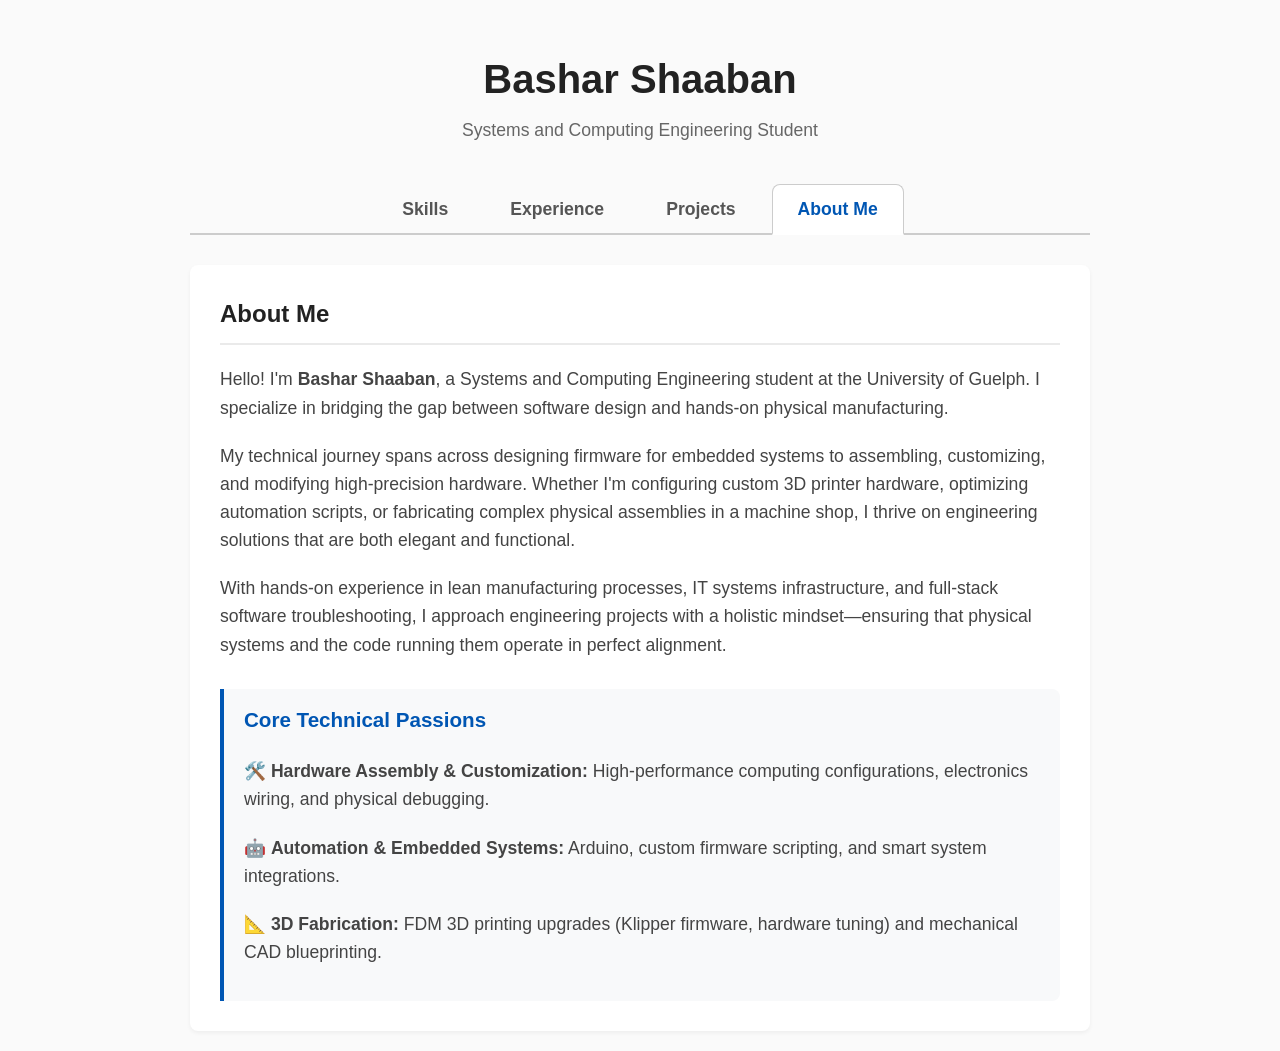
<file: about.html>
<!DOCTYPE html>
<html lang="en">
<head>
    <meta charset="UTF-8">
    <meta name="viewport" content="width=device-width, initial-scale=1.0">
    <title>Bashar Shaaban | About Me</title>
    <style>
        /* Base Page Styles (Identical to other pages) */
        body {
            font-family: 'Segoe UI', Tahoma, Geneva, Verdana, sans-serif;
            line-height: 1.6;
            color: #333;
            max-width: 900px;
            margin: 0 auto;
            padding: 20px;
            background-color: #fafafa;
        }

        /* Header Area */
        header {
            text-align: center;
            margin-bottom: 40px;
        }

        header h1 {
            margin-bottom: 5px;
            font-size: 2.5rem;
            color: #222;
        }

        header p {
            color: #666;
            font-size: 1.1rem;
            margin-top: 0;
        }

        /* Tab Navigation Bar */
        .tab-navigation {
            display: flex;
            justify-content: center;
            border-bottom: 2px solid #ccc;
            margin-bottom: 30px;
            padding-bottom: 0;
        }

        /* Individual Tab Styling */
        .tab-link {
            text-decoration: none;
            color: #555;
            padding: 10px 25px;
            font-size: 1.1rem;
            font-weight: bold;
            border: 1px solid transparent;
            border-bottom: none;
            border-radius: 8px 8px 0 0;
            margin: 0 5px -2px 5px; 
            transition: all 0.2s ease-in-out;
        }

        /* Hover State */
        .tab-link:hover {
            background-color: #f0f0f0;
            color: #000;
        }

        /* Active/Selected Tab State */
        .tab-link.active {
            background-color: #fff;
            color: #0056b3; 
            border-color: #ccc;
            border-bottom: 2px solid #fff; 
        }

        /* Section Layout */
        section {
            background: #fff;
            padding: 30px;
            border-radius: 8px;
            box-shadow: 0 2px 4px rgba(0,0,0,0.05);
        }

        h2 {
            border-bottom: 2px solid #eaeaea;
            padding-bottom: 10px;
            margin-top: 0;
            color: #222;
            margin-bottom: 20px;
        }

        /* Bio Layout */
        .about-content {
            font-size: 1.1rem;
            color: #444;
        }

        .about-content p {
            margin-bottom: 20px;
        }

        /* Highlight box for contact/interests */
        .highlight-box {
            background-color: #f8f9fa;
            border-left: 4px solid #0056b3;
            padding: 15px 20px;
            margin-top: 30px;
            border-radius: 0 8px 8px 0;
        }

        .highlight-box h3 {
            margin-top: 0;
            color: #0056b3;
        }
    </style>
</head>
<body>

    <header>
        <h1>Bashar Shaaban</h1>
        <p>Systems and Computing Engineering Student</p>
    </header>

    <nav class="tab-navigation">
        <a href="index.html" class="tab-link">Skills</a>
        <a href="experience.html" class="tab-link">Experience</a>
        <a href="projects.html" class="tab-link">Projects</a>
        <a href="about.html" class="tab-link active">About Me</a>
    </nav>

    <main>
        <section id="about">
            <h2>About Me</h2>
            <div class="about-content">
                <p>
                    Hello! I'm <strong>Bashar Shaaban</strong>, a Systems and Computing Engineering student at the University of Guelph. I specialize in bridging the gap between software design and hands-on physical manufacturing. 
                </p>
                <p>
                    My technical journey spans across designing firmware for embedded systems to assembling, customizing, and modifying high-precision hardware. Whether I'm configuring custom 3D printer hardware, optimizing automation scripts, or fabricating complex physical assemblies in a machine shop, I thrive on engineering solutions that are both elegant and functional.
                </p>
                <p>
                    With hands-on experience in lean manufacturing processes, IT systems infrastructure, and full-stack software troubleshooting, I approach engineering projects with a holistic mindset—ensuring that physical systems and the code running them operate in perfect alignment.
                </p>

                <div class="highlight-box">
                    <h3>Core Technical Passions</h3>
                    <p>🛠️ <strong>Hardware Assembly & Customization:</strong> High-performance computing configurations, electronics wiring, and physical debugging.</p>
                    <p>🤖 <strong>Automation & Embedded Systems:</strong> Arduino, custom firmware scripting, and smart system integrations.</p>
                    <p>📐 <strong>3D Fabrication:</strong> FDM 3D printing upgrades (Klipper firmware, hardware tuning) and mechanical CAD blueprinting.</p>
                </div>
            </div>
        </section>
    </main>

</body>
</html>
</file>
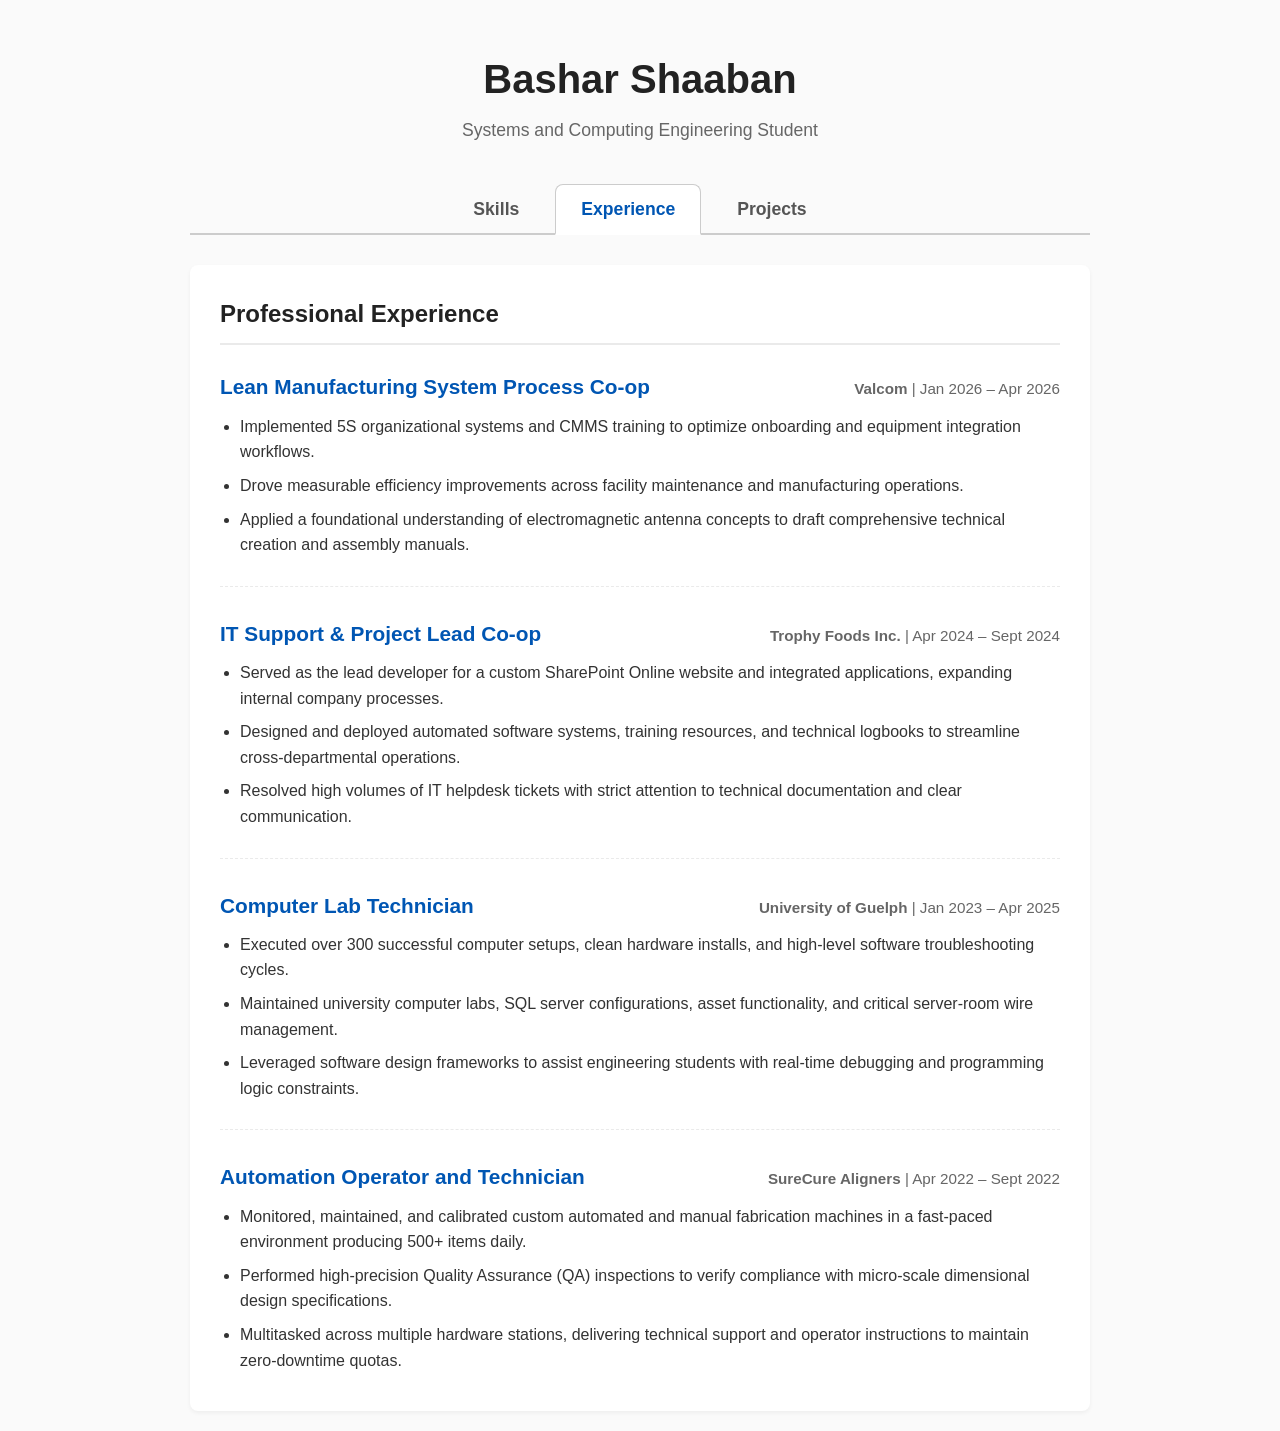
<file: Experience.html>
<!DOCTYPE html>
<html lang="en">
<head>
    <meta charset="UTF-8">
    <meta name="viewport" content="width=device-width, initial-scale=1.0">
    <title>Bashar Shaaban | Experience</title>
    <style>
        /* Base Page Styles (Identical to index.html) */
        body {
            font-family: 'Segoe UI', Tahoma, Geneva, Verdana, sans-serif;
            line-height: 1.6;
            color: #333;
            max-width: 900px;
            margin: 0 auto;
            padding: 20px;
            background-color: #fafafa;
        }

        /* Header Area */
        header {
            text-align: center;
            margin-bottom: 40px;
        }

        header h1 {
            margin-bottom: 5px;
            font-size: 2.5rem;
            color: #222;
        }

        header p {
            color: #666;
            font-size: 1.1rem;
            margin-top: 0;
        }

        /* Tab Navigation Bar */
        .tab-navigation {
            display: flex;
            justify-content: center;
            border-bottom: 2px solid #ccc;
            margin-bottom: 30px;
            padding-bottom: 0;
        }

        /* Individual Tab Styling */
        .tab-link {
            text-decoration: none;
            color: #555;
            padding: 10px 25px;
            font-size: 1.1rem;
            font-weight: bold;
            border: 1px solid transparent;
            border-bottom: none;
            border-radius: 8px 8px 0 0;
            margin: 0 5px -2px 5px; 
            transition: all 0.2s ease-in-out;
        }

        /* Hover State */
        .tab-link:hover {
            background-color: #f0f0f0;
            color: #000;
        }

        /* Active/Selected Tab State */
        .tab-link.active {
            background-color: #fff;
            color: #0056b3; 
            border-color: #ccc;
            border-bottom: 2px solid #fff; 
        }

        /* Section Layouts */
        section {
            background: #fff;
            padding: 30px;
            border-radius: 8px;
            box-shadow: 0 2px 4px rgba(0,0,0,0.05);
        }

        h2 {
            border-bottom: 2px solid #eaeaea;
            padding-bottom: 10px;
            margin-top: 0;
            color: #222;
            margin-bottom: 25px;
        }

        /* Experience Formatting */
        .job-card {
            margin-bottom: 30px;
            padding-bottom: 20px;
            border-bottom: 1px dashed #eaeaea;
        }

        .job-card:last-child {
            margin-bottom: 0;
            padding-bottom: 0;
            border-bottom: none;
        }

        .job-header {
            display: flex;
            justify-content: space-between;
            align-items: baseline;
            flex-wrap: wrap;
            margin-bottom: 10px;
        }

        .job-header h3 {
            margin: 0;
            color: #0056b3;
            font-size: 1.3rem;
        }

        .job-meta {
            color: #666;
            font-size: 0.95rem;
        }

        ul {
            margin: 10px 0 0 0;
            padding-left: 20px;
        }

        li {
            margin-bottom: 8px;
        }
    </style>
</head>
<body>

    <header>
        <h1>Bashar Shaaban</h1>
        <p>Systems and Computing Engineering Student</p>
    </header>

    <nav class="tab-navigation">
        <a href="index.html" class="tab-link">Skills</a>
        <a href="experience.html" class="tab-link active">Experience</a>
        <a href="projects.html" class="tab-link">Projects</a>
    </nav>

    <main>
        <section id="experience">
            <h2>Professional Experience</h2>

            <div class="job-card">
                <div class="job-header">
                    <h3>Lean Manufacturing System Process Co-op</h3>
                    <span class="job-meta"><strong>Valcom</strong> | Jan 2026 – Apr 2026</span>
                </div>
                <ul>
                    <li>Implemented 5S organizational systems and CMMS training to optimize onboarding and equipment integration workflows.</li>
                    <li>Drove measurable efficiency improvements across facility maintenance and manufacturing operations.</li>
                    <li>Applied a foundational understanding of electromagnetic antenna concepts to draft comprehensive technical creation and assembly manuals.</li>
                </ul>
            </div>

            <div class="job-card">
                <div class="job-header">
                    <h3>IT Support & Project Lead Co-op</h3>
                    <span class="job-meta"><strong>Trophy Foods Inc.</strong> | Apr 2024 – Sept 2024</span>
                </div>
                <ul>
                    <li>Served as the lead developer for a custom SharePoint Online website and integrated applications, expanding internal company processes.</li>
                    <li>Designed and deployed automated software systems, training resources, and technical logbooks to streamline cross-departmental operations.</li>
                    <li>Resolved high volumes of IT helpdesk tickets with strict attention to technical documentation and clear communication.</li>
                </ul>
            </div>

            <div class="job-card">
                <div class="job-header">
                    <h3>Computer Lab Technician</h3>
                    <span class="job-meta"><strong>University of Guelph</strong> | Jan 2023 – Apr 2025</span>
                </div>
                <ul>
                    <li>Executed over 300 successful computer setups, clean hardware installs, and high-level software troubleshooting cycles.</li>
                    <li>Maintained university computer labs, SQL server configurations, asset functionality, and critical server-room wire management.</li>
                    <li>Leveraged software design frameworks to assist engineering students with real-time debugging and programming logic constraints.</li>
                </ul>
            </div>

            <div class="job-card">
                <div class="job-header">
                    <h3>Automation Operator and Technician</h3>
                    <span class="job-meta"><strong>SureCure Aligners</strong> | Apr 2022 – Sept 2022</span>
                </div>
                <ul>
                    <li>Monitored, maintained, and calibrated custom automated and manual fabrication machines in a fast-paced environment producing 500+ items daily.</li>
                    <li>Performed high-precision Quality Assurance (QA) inspections to verify compliance with micro-scale dimensional design specifications.</li>
                    <li>Multitasked across multiple hardware stations, delivering technical support and operator instructions to maintain zero-downtime quotas.</li>
                </ul>
            </div>

        </section>
    </main>

</body>
</html>
</file>
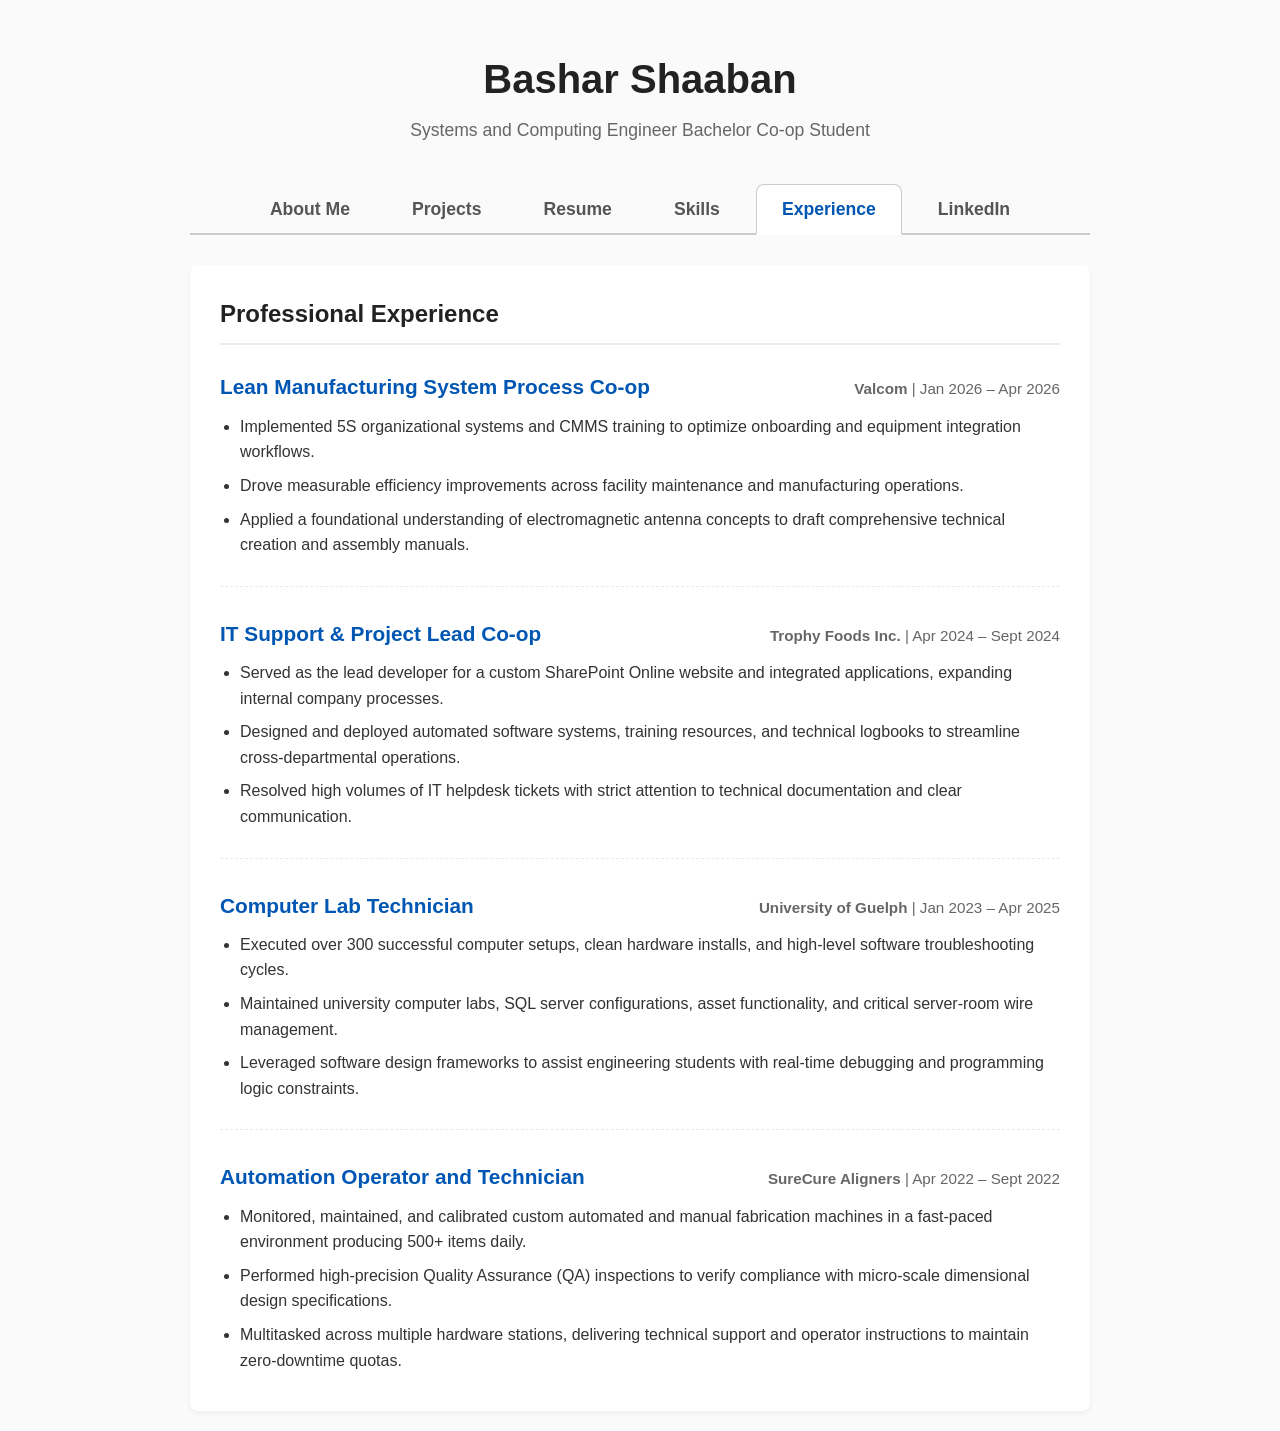
<file: experience.html>
<!DOCTYPE html>
<html lang="en">
<head>
    <meta charset="UTF-8">
    <meta name="viewport" content="width=device-width, initial-scale=1.0">
    <title>Bashar Shaaban | Experience</title>
    <style>
        /* Base Page Styles (Identical to index.html) */
        body {
            font-family: 'Segoe UI', Tahoma, Geneva, Verdana, sans-serif;
            line-height: 1.6;
            color: #333;
            max-width: 900px;
            margin: 0 auto;
            padding: 20px;
            background-color: #fafafa;
        }

        /* Header Area */
        header {
            text-align: center;
            margin-bottom: 40px;
        }

        header h1 {
            margin-bottom: 5px;
            font-size: 2.5rem;
            color: #222;
        }

        header p {
            color: #666;
            font-size: 1.1rem;
            margin-top: 0;
        }

        /* Tab Navigation Bar */
        .tab-navigation {
            display: flex;
            justify-content: center;
            border-bottom: 2px solid #ccc;
            margin-bottom: 30px;
            padding-bottom: 0;
        }

        /* Individual Tab Styling */
        .tab-link {
            text-decoration: none;
            color: #555;
            padding: 10px 25px;
            font-size: 1.1rem;
            font-weight: bold;
            border: 1px solid transparent;
            border-bottom: none;
            border-radius: 8px 8px 0 0;
            margin: 0 5px -2px 5px; 
            transition: all 0.2s ease-in-out;
        }

        /* Hover State */
        .tab-link:hover {
            background-color: #f0f0f0;
            color: #000;
        }

        /* Active/Selected Tab State */
        .tab-link.active {
            background-color: #fff;
            color: #0056b3; 
            border-color: #ccc;
            border-bottom: 2px solid #fff; 
        }

        /* Section Layouts */
        section {
            background: #fff;
            padding: 30px;
            border-radius: 8px;
            box-shadow: 0 2px 4px rgba(0,0,0,0.05);
        }

        h2 {
            border-bottom: 2px solid #eaeaea;
            padding-bottom: 10px;
            margin-top: 0;
            color: #222;
            margin-bottom: 25px;
        }

        /* Experience Formatting */
        .job-card {
            margin-bottom: 30px;
            padding-bottom: 20px;
            border-bottom: 1px dashed #eaeaea;
        }

        .job-card:last-child {
            margin-bottom: 0;
            padding-bottom: 0;
            border-bottom: none;
        }

        .job-header {
            display: flex;
            justify-content: space-between;
            align-items: baseline;
            flex-wrap: wrap;
            margin-bottom: 10px;
        }

        .job-header h3 {
            margin: 0;
            color: #0056b3;
            font-size: 1.3rem;
        }

        .job-meta {
            color: #666;
            font-size: 0.95rem;
        }

        ul {
            margin: 10px 0 0 0;
            padding-left: 20px;
        }

        li {
            margin-bottom: 8px;
        }
    </style>
</head>
<body>

    <header>
        <h1>Bashar Shaaban</h1>
        <p>Systems and Computing Engineer Bachelor Co-op Student</p>
    </header>

    <nav class="tab-navigation">
        <a href="index.html" class="tab-link">About Me</a>
        <a href="projects.html" class="tab-link">Projects</a>
        <a href="resume.html" class="tab-link">Resume</a>
        <a href="skills.html" class="tab-link">Skills</a>
        <a href="experience.html" class="tab-link active">Experience</a>
        <a href="https://www.linkedin.com/in/bashar-shaaban/" class="tab-link" target="_blank" rel="noopener noreferrer">LinkedIn</a>
    </nav>
      
        
    </nav>

    <main>
        <section id="experience">
            <h2>Professional Experience</h2>

            <div class="job-card">
                <div class="job-header">
                    <h3>Lean Manufacturing System Process Co-op</h3>
                    <span class="job-meta"><strong>Valcom</strong> | Jan 2026 – Apr 2026</span>
                </div>
                <ul>
                    <li>Implemented 5S organizational systems and CMMS training to optimize onboarding and equipment integration workflows.</li>
                    <li>Drove measurable efficiency improvements across facility maintenance and manufacturing operations.</li>
                    <li>Applied a foundational understanding of electromagnetic antenna concepts to draft comprehensive technical creation and assembly manuals.</li>
                </ul>
            </div>

            <div class="job-card">
                <div class="job-header">
                    <h3>IT Support & Project Lead Co-op</h3>
                    <span class="job-meta"><strong>Trophy Foods Inc.</strong> | Apr 2024 – Sept 2024</span>
                </div>
                <ul>
                    <li>Served as the lead developer for a custom SharePoint Online website and integrated applications, expanding internal company processes.</li>
                    <li>Designed and deployed automated software systems, training resources, and technical logbooks to streamline cross-departmental operations.</li>
                    <li>Resolved high volumes of IT helpdesk tickets with strict attention to technical documentation and clear communication.</li>
                </ul>
            </div>

            <div class="job-card">
                <div class="job-header">
                    <h3>Computer Lab Technician</h3>
                    <span class="job-meta"><strong>University of Guelph</strong> | Jan 2023 – Apr 2025</span>
                </div>
                <ul>
                    <li>Executed over 300 successful computer setups, clean hardware installs, and high-level software troubleshooting cycles.</li>
                    <li>Maintained university computer labs, SQL server configurations, asset functionality, and critical server-room wire management.</li>
                    <li>Leveraged software design frameworks to assist engineering students with real-time debugging and programming logic constraints.</li>
                </ul>
            </div>

            <div class="job-card">
                <div class="job-header">
                    <h3>Automation Operator and Technician</h3>
                    <span class="job-meta"><strong>SureCure Aligners</strong> | Apr 2022 – Sept 2022</span>
                </div>
                <ul>
                    <li>Monitored, maintained, and calibrated custom automated and manual fabrication machines in a fast-paced environment producing 500+ items daily.</li>
                    <li>Performed high-precision Quality Assurance (QA) inspections to verify compliance with micro-scale dimensional design specifications.</li>
                    <li>Multitasked across multiple hardware stations, delivering technical support and operator instructions to maintain zero-downtime quotas.</li>
                </ul>
            </div>

        </section>
    </main>

</body>
</html>
</file>
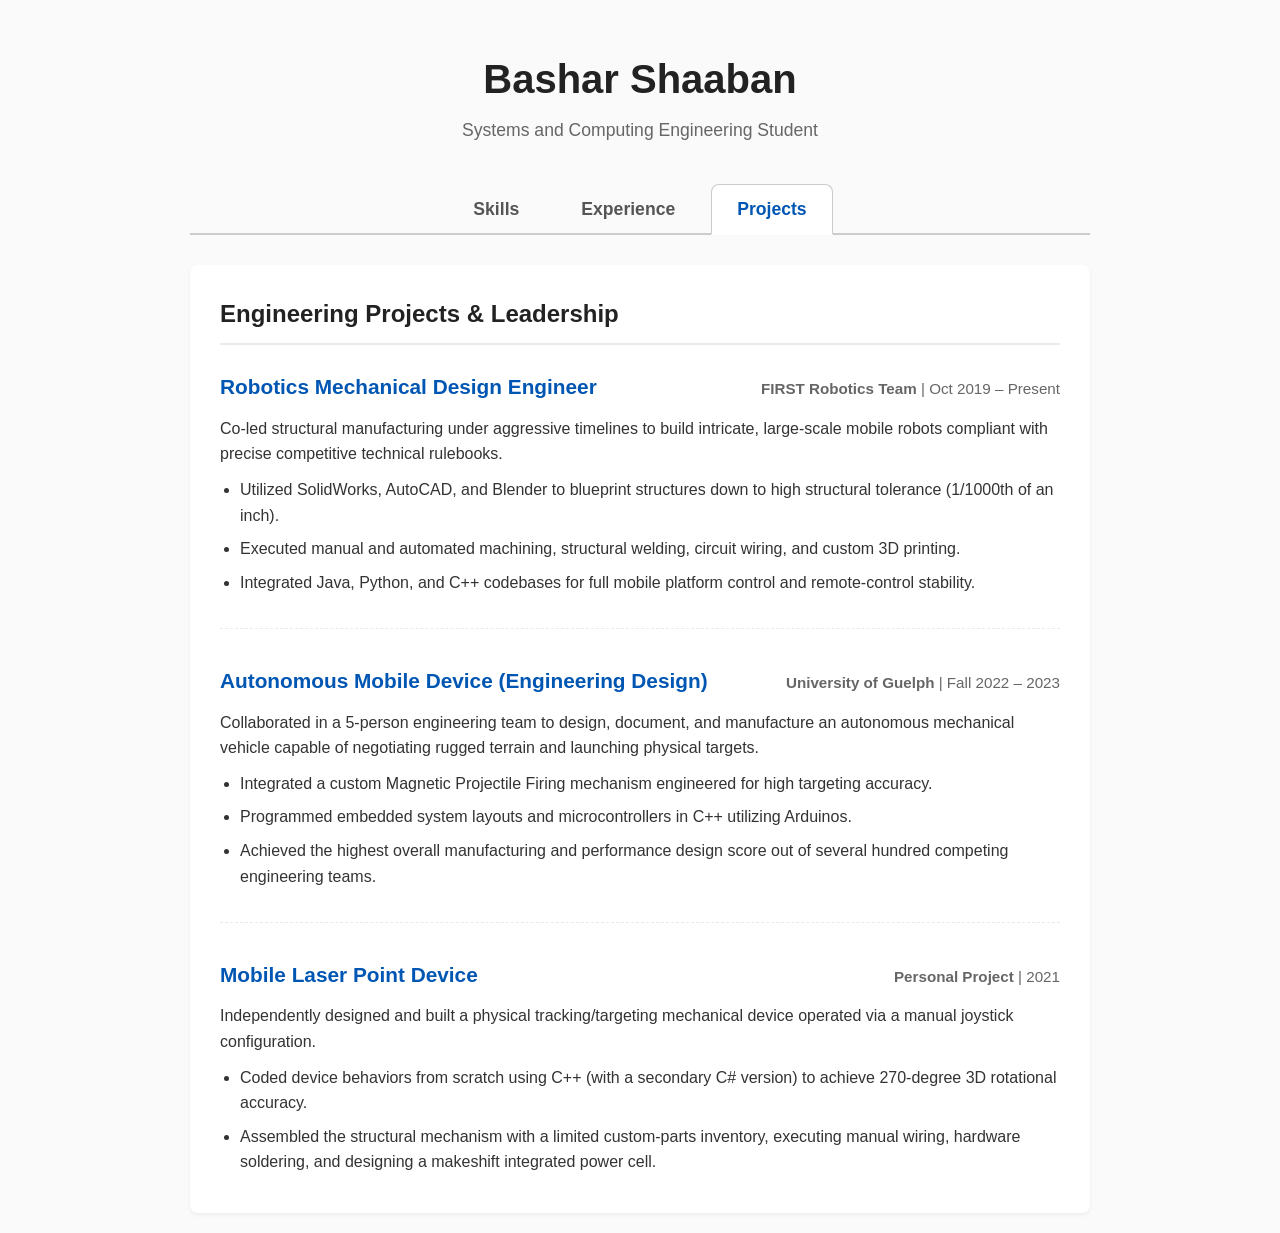
<file: Projects.html>
<!DOCTYPE html>
<html lang="en">
<head>
    <meta charset="UTF-8">
    <meta name="viewport" content="width=device-width, initial-scale=1.0">
    <title>Bashar Shaaban | Projects</title>
    <style>
        /* Base Page Styles (Identical to index.html) */
        body {
            font-family: 'Segoe UI', Tahoma, Geneva, Verdana, sans-serif;
            line-height: 1.6;
            color: #333;
            max-width: 900px;
            margin: 0 auto;
            padding: 20px;
            background-color: #fafafa;
        }

        /* Header Area */
        header {
            text-align: center;
            margin-bottom: 40px;
        }

        header h1 {
            margin-bottom: 5px;
            font-size: 2.5rem;
            color: #222;
        }

        header p {
            color: #666;
            font-size: 1.1rem;
            margin-top: 0;
        }

        /* Tab Navigation Bar */
        .tab-navigation {
            display: flex;
            justify-content: center;
            border-bottom: 2px solid #ccc;
            margin-bottom: 30px;
            padding-bottom: 0;
        }

        /* Individual Tab Styling */
        .tab-link {
            text-decoration: none;
            color: #555;
            padding: 10px 25px;
            font-size: 1.1rem;
            font-weight: bold;
            border: 1px solid transparent;
            border-bottom: none;
            border-radius: 8px 8px 0 0;
            margin: 0 5px -2px 5px; 
            transition: all 0.2s ease-in-out;
        }

        /* Hover State */
        .tab-link:hover {
            background-color: #f0f0f0;
            color: #000;
        }

        /* Active/Selected Tab State */
        .tab-link.active {
            background-color: #fff;
            color: #0056b3; 
            border-color: #ccc;
            border-bottom: 2px solid #fff; 
        }

        /* Section Layouts */
        section {
            background: #fff;
            padding: 30px;
            border-radius: 8px;
            box-shadow: 0 2px 4px rgba(0,0,0,0.05);
        }

        h2 {
            border-bottom: 2px solid #eaeaea;
            padding-bottom: 10px;
            margin-top: 0;
            color: #222;
            margin-bottom: 25px;
        }

        /* Project Formatting */
        .project-card {
            margin-bottom: 35px;
            padding-bottom: 25px;
            border-bottom: 1px dashed #eaeaea;
        }

        .project-card:last-child {
            margin-bottom: 0;
            padding-bottom: 0;
            border-bottom: none;
        }

        .project-header {
            display: flex;
            justify-content: space-between;
            align-items: baseline;
            flex-wrap: wrap;
            margin-bottom: 12px;
        }

        .project-header h3 {
            margin: 0;
            color: #0056b3;
            font-size: 1.3rem;
        }

        .project-meta {
            color: #666;
            font-size: 0.95rem;
        }

        p {
            margin: 0 0 10px 0;
        }

        ul {
            margin: 10px 0 0 0;
            padding-left: 20px;
        }

        li {
            margin-bottom: 8px;
        }
    </style>
</head>
<body>

    <header>
        <h1>Bashar Shaaban</h1>
        <p>Systems and Computing Engineering Student</p>
    </header>

    <nav class="tab-navigation">
        <a href="index.html" class="tab-link">Skills</a>
        <a href="experience.html" class="tab-link">Experience</a>
        <a href="projects.html" class="tab-link active">Projects</a>
    </nav>

    <main>
        <section id="projects">
            <h2>Engineering Projects & Leadership</h2>

            <div class="project-card">
                <div class="project-header">
                    <h3>Robotics Mechanical Design Engineer</h3>
                    <span class="project-meta"><strong>FIRST Robotics Team</strong> | Oct 2019 – Present</span>
                </div>
                <p>Co-led structural manufacturing under aggressive timelines to build intricate, large-scale mobile robots compliant with precise competitive technical rulebooks.</p>
                <ul>
                    <li>Utilized SolidWorks, AutoCAD, and Blender to blueprint structures down to high structural tolerance (1/1000th of an inch).</li>
                    <li>Executed manual and automated machining, structural welding, circuit wiring, and custom 3D printing.</li>
                    <li>Integrated Java, Python, and C++ codebases for full mobile platform control and remote-control stability.</li>
                </ul>
            </div>

            <div class="project-card">
                <div class="project-header">
                    <h3>Autonomous Mobile Device (Engineering Design)</h3>
                    <span class="project-meta"><strong>University of Guelph</strong> | Fall 2022 – 2023</span>
                </div>
                <p>Collaborated in a 5-person engineering team to design, document, and manufacture an autonomous mechanical vehicle capable of negotiating rugged terrain and launching physical targets.</p>
                <ul>
                    <li>Integrated a custom Magnetic Projectile Firing mechanism engineered for high targeting accuracy.</li>
                    <li>Programmed embedded system layouts and microcontrollers in C++ utilizing Arduinos.</li>
                    <li>Achieved the highest overall manufacturing and performance design score out of several hundred competing engineering teams.</li>
                </ul>
            </div>

            <div class="project-card">
                <div class="project-header">
                    <h3>Mobile Laser Point Device</h3>
                    <span class="project-meta"><strong>Personal Project</strong> | 2021</span>
                </div>
                <p>Independently designed and built a physical tracking/targeting mechanical device operated via a manual joystick configuration.</p>
                <ul>
                    <li>Coded device behaviors from scratch using C++ (with a secondary C# version) to achieve 270-degree 3D rotational accuracy.</li>
                    <li>Assembled the structural mechanism with a limited custom-parts inventory, executing manual wiring, hardware soldering, and designing a makeshift integrated power cell.</li>
                </ul>
            </div>

        </section>
    </main>

</body>
</html>
</file>
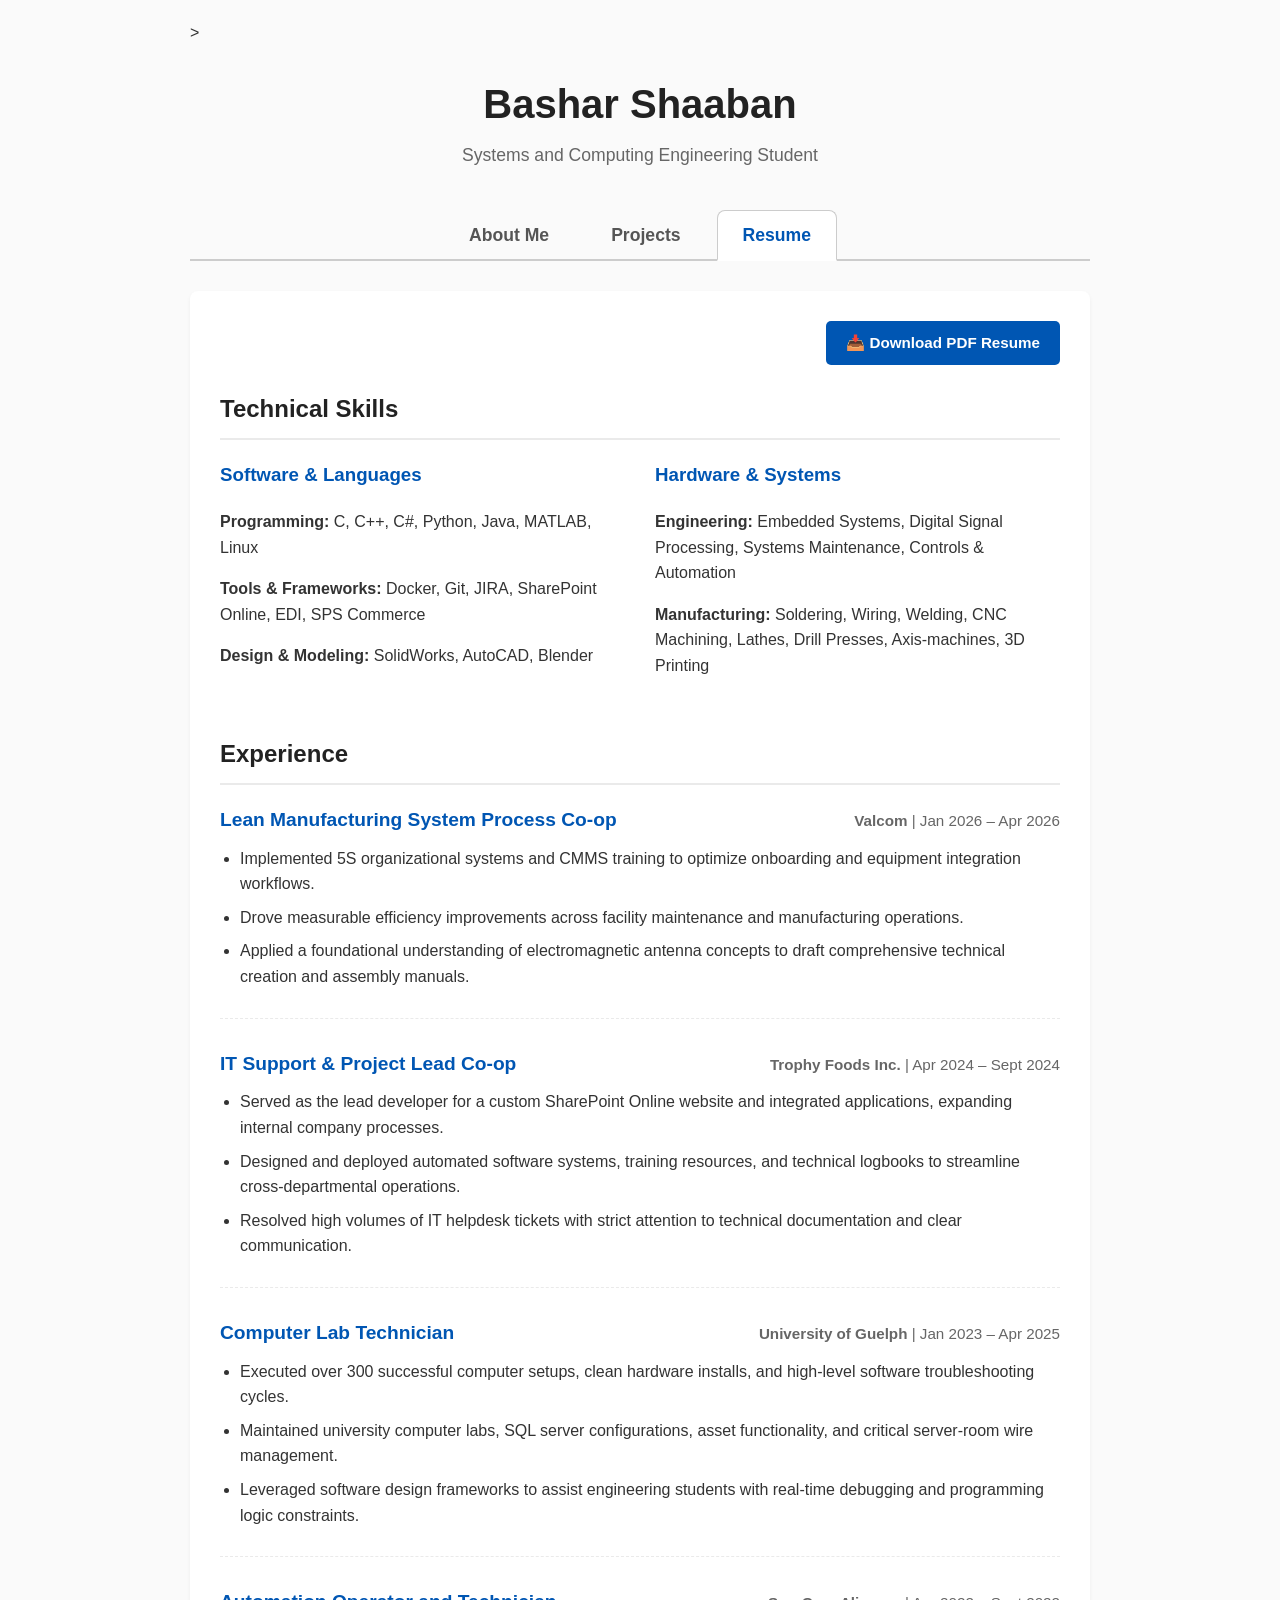
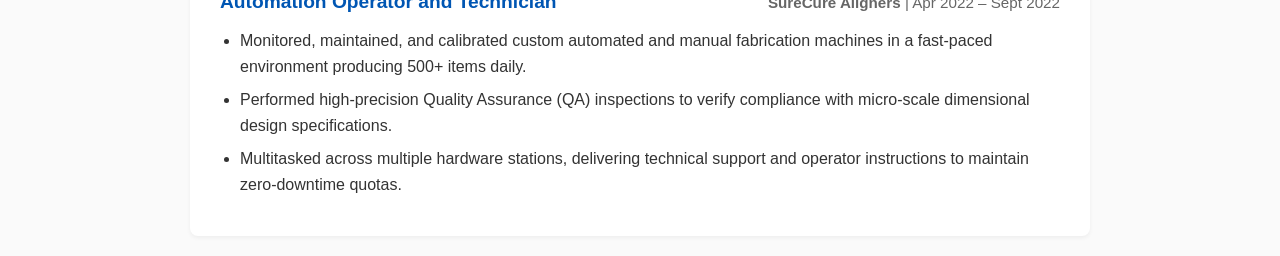
<file: Resume.html>
<!DOCTYPE html>
<html lang="en">
<head>
    <meta charset="UTF-8">
    <meta name="viewport" content="width=device-width, initial-scale=1.0">
    <title>Bashar Shaaban | Resume</title>
    <style>
        /* Base Page Styles */
        body {
            font-family: 'Segoe UI', Tahoma, Geneva, Verdana, sans-serif;
            line-height: 1.6;
            color: #333;
            max-width: 900px;
            margin: 0 auto;
            padding: 20px;
            background-color: #fafafa;
        }

        /* Header Area */
        header {
            text-align: center;
            margin-bottom: 40px;
        }

        header h1 {
            margin-bottom: 5px;
            font-size: 2.5rem;
            color: #222;
        }

        header p {
            color: #666;
            font-size: 1.1rem;
            margin-top: 0;
        }

        /* Tab Navigation Bar */
        .tab-navigation {
            display: flex;
            justify-content: center;
            border-bottom: 2px solid #ccc;
            margin-bottom: 30px;
            padding-bottom: 0;
        }

        /* Individual Tab Styling */
        .tab-link {
            text-decoration: none;
            color: #555;
            padding: 10px 25px;
            font-size: 1.1rem;
            font-weight: bold;
            border: 1px solid transparent;
            border-bottom: none;
            border-radius: 8px 8px 0 0;
            margin: 0 5px -2px 5px; 
            transition: all 0.2s ease-in-out;
        }

        .tab-link:hover {
            background-color: #f0f0f0;
            color: #000;
        }

        .tab-link.active {
            background-color: #fff;
            color: #0056b3; 
            border-color: #ccc;
            border-bottom: 2px solid #fff; 
        }

        /* Layout Content Box */
        .resume-container {
            background: #fff;
            padding: 30px;
            border-radius: 8px;
            box-shadow: 0 2px 4px rgba(0,0,0,0.05);
        }

        /* Download Button Styling */
        .download-bar {
            display: flex;
            justify-content: flex-end;
            margin-bottom: 25px;
        }

        .download-btn {
            display: inline-flex;
            align-items: center;
            gap: 8px;
            background-color: #0056b3;
            color: white;
            text-decoration: none;
            padding: 10px 20px;
            border-radius: 5px;
            font-weight: bold;
            font-size: 0.95rem;
            transition: background-color 0.2s ease;
        }

        .download-btn:hover {
            background-color: #004085;
        }

        /* Resume Section Headers */
        h2 {
            border-bottom: 2px solid #eaeaea;
            padding-bottom: 10px;
            margin-top: 0;
            color: #222;
            margin-bottom: 20px;
        }

        .resume-section {
            margin-bottom: 40px;
        }

        .resume-section:last-child {
            margin-bottom: 0;
        }

        /* Skills Layout */
        .skills-grid {
            display: grid;
            grid-template-columns: 1fr 1fr;
            gap: 30px;
        }

        @media (max-width: 600px) {
            .skills-grid {
                grid-template-columns: 1fr;
            }
        }

        .skills-category h3 {
            color: #0056b3;
            margin-top: 0;
        }

        /* Job Experience Layout */
        .job-card {
            margin-bottom: 30px;
            padding-bottom: 20px;
            border-bottom: 1px dashed #eaeaea;
        }

        .job-card:last-child {
            margin-bottom: 0;
            padding-bottom: 0;
            border-bottom: none;
        }

        .job-header {
            display: flex;
            justify-content: space-between;
            align-items: baseline;
            flex-wrap: wrap;
            margin-bottom: 10px;
        }

        .job-header h3 {
            margin: 0;
            color: #0056b3;
            font-size: 1.2rem;
        }

        .job-meta {
            color: #666;
            font-size: 0.95rem;
        }

        ul {
            margin: 10px 0 0 0;
            padding-left: 20px;
        }

        li {
            margin-bottom: 8px;
        }
    </style>
</head>
<body>
<!-- -->>
    <!-- Header Section -->
    <header>
        <h1>Bashar Shaaban</h1>
        <p>Systems and Computing Engineering Student</p>
    </header>

    <!-- Navigation Bar (Resume is Active) -->
    <nav class="tab-navigation">
        <a href="index.html" class="tab-link">About Me</a>
        <a href="projects.html" class="tab-link">Projects</a>
        <a href="resume.html" class="tab-link active">Resume</a>
    </nav>

    <!-- Main Content Area -->
    <main>
        <div class="resume-container">
            
            <!-- Download Button Row -->
            <div class="download-bar">
                <!-- Replace 'Bashar_Shaaban_Resume.pdf' with your actual PDF filename -->
                <a href="Bashar Shaaban Engineering Resume.pdf" download class="download-btn">
                    📥 Download PDF Resume
                </a>
            </div>

            <!-- Skills Section -->
            <section class="resume-section">
                <h2>Technical Skills</h2>
                <div class="skills-grid">
                    <div class="skills-category">
                        <h3>Software & Languages</h3>
                        <p><strong>Programming:</strong> C, C++, C#, Python, Java, MATLAB, Linux</p>
                        <p><strong>Tools & Frameworks:</strong> Docker, Git, JIRA, SharePoint Online, EDI, SPS Commerce</p>
                        <p><strong>Design & Modeling:</strong> SolidWorks, AutoCAD, Blender</p>
                    </div>
                    <div class="skills-category">
                        <h3>Hardware & Systems</h3>
                        <p><strong>Engineering:</strong> Embedded Systems, Digital Signal Processing, Systems Maintenance, Controls & Automation</p>
                        <p><strong>Manufacturing:</strong> Soldering, Wiring, Welding, CNC Machining, Lathes, Drill Presses, Axis-machines, 3D Printing</p>
                    </div>
                </div>
            </section>

            <!-- Experience Section -->
            <section class="resume-section">
                <h2>Experience</h2>

                <!-- Job 1 -->
                <div class="job-card">
                    <div class="job-header">
                        <h3>Lean Manufacturing System Process Co-op</h3>
                        <span class="job-meta"><strong>Valcom</strong> | Jan 2026 – Apr 2026</span>
                    </div>
                    <ul>
                        <li>Implemented 5S organizational systems and CMMS training to optimize onboarding and equipment integration workflows.</li>
                        <li>Drove measurable efficiency improvements across facility maintenance and manufacturing operations.</li>
                        <li>Applied a foundational understanding of electromagnetic antenna concepts to draft comprehensive technical creation and assembly manuals.</li>
                    </ul>
                </div>

                <!-- Job 2 -->
                <div class="job-card">
                    <div class="job-header">
                        <h3>IT Support & Project Lead Co-op</h3>
                        <span class="job-meta"><strong>Trophy Foods Inc.</strong> | Apr 2024 – Sept 2024</span>
                    </div>
                    <ul>
                        <li>Served as the lead developer for a custom SharePoint Online website and integrated applications, expanding internal company processes.</li>
                        <li>Designed and deployed automated software systems, training resources, and technical logbooks to streamline cross-departmental operations.</li>
                        <li>Resolved high volumes of IT helpdesk tickets with strict attention to technical documentation and clear communication.</li>
                    </ul>
                </div>

                <!-- Job 3 -->
                <div class="job-card">
                    <div class="job-header">
                        <h3>Computer Lab Technician</h3>
                        <span class="job-meta"><strong>University of Guelph</strong> | Jan 2023 – Apr 2025</span>
                    </div>
                    <ul>
                        <li>Executed over 300 successful computer setups, clean hardware installs, and high-level software troubleshooting cycles.</li>
                        <li>Maintained university computer labs, SQL server configurations, asset functionality, and critical server-room wire management.</li>
                        <li>Leveraged software design frameworks to assist engineering students with real-time debugging and programming logic constraints.</li>
                    </ul>
                </div>

                <!-- Job 4 -->
                <div class="job-card">
                    <div class="job-header">
                        <h3>Automation Operator and Technician</h3>
                        <span class="job-meta"><strong>SureCure Aligners</strong> | Apr 2022 – Sept 2022</span>
                    </div>
                    <ul>
                        <li>Monitored, maintained, and calibrated custom automated and manual fabrication machines in a fast-paced environment producing 500+ items daily.</li>
                        <li>Performed high-precision Quality Assurance (QA) inspections to verify compliance with micro-scale dimensional design specifications.</li>
                        <li>Multitasked across multiple hardware stations, delivering technical support and operator instructions to maintain zero-downtime quotas.</li>
                    </ul>
                </div>
            </section>

        </div>
    </main>

</body>
</html>
</file>
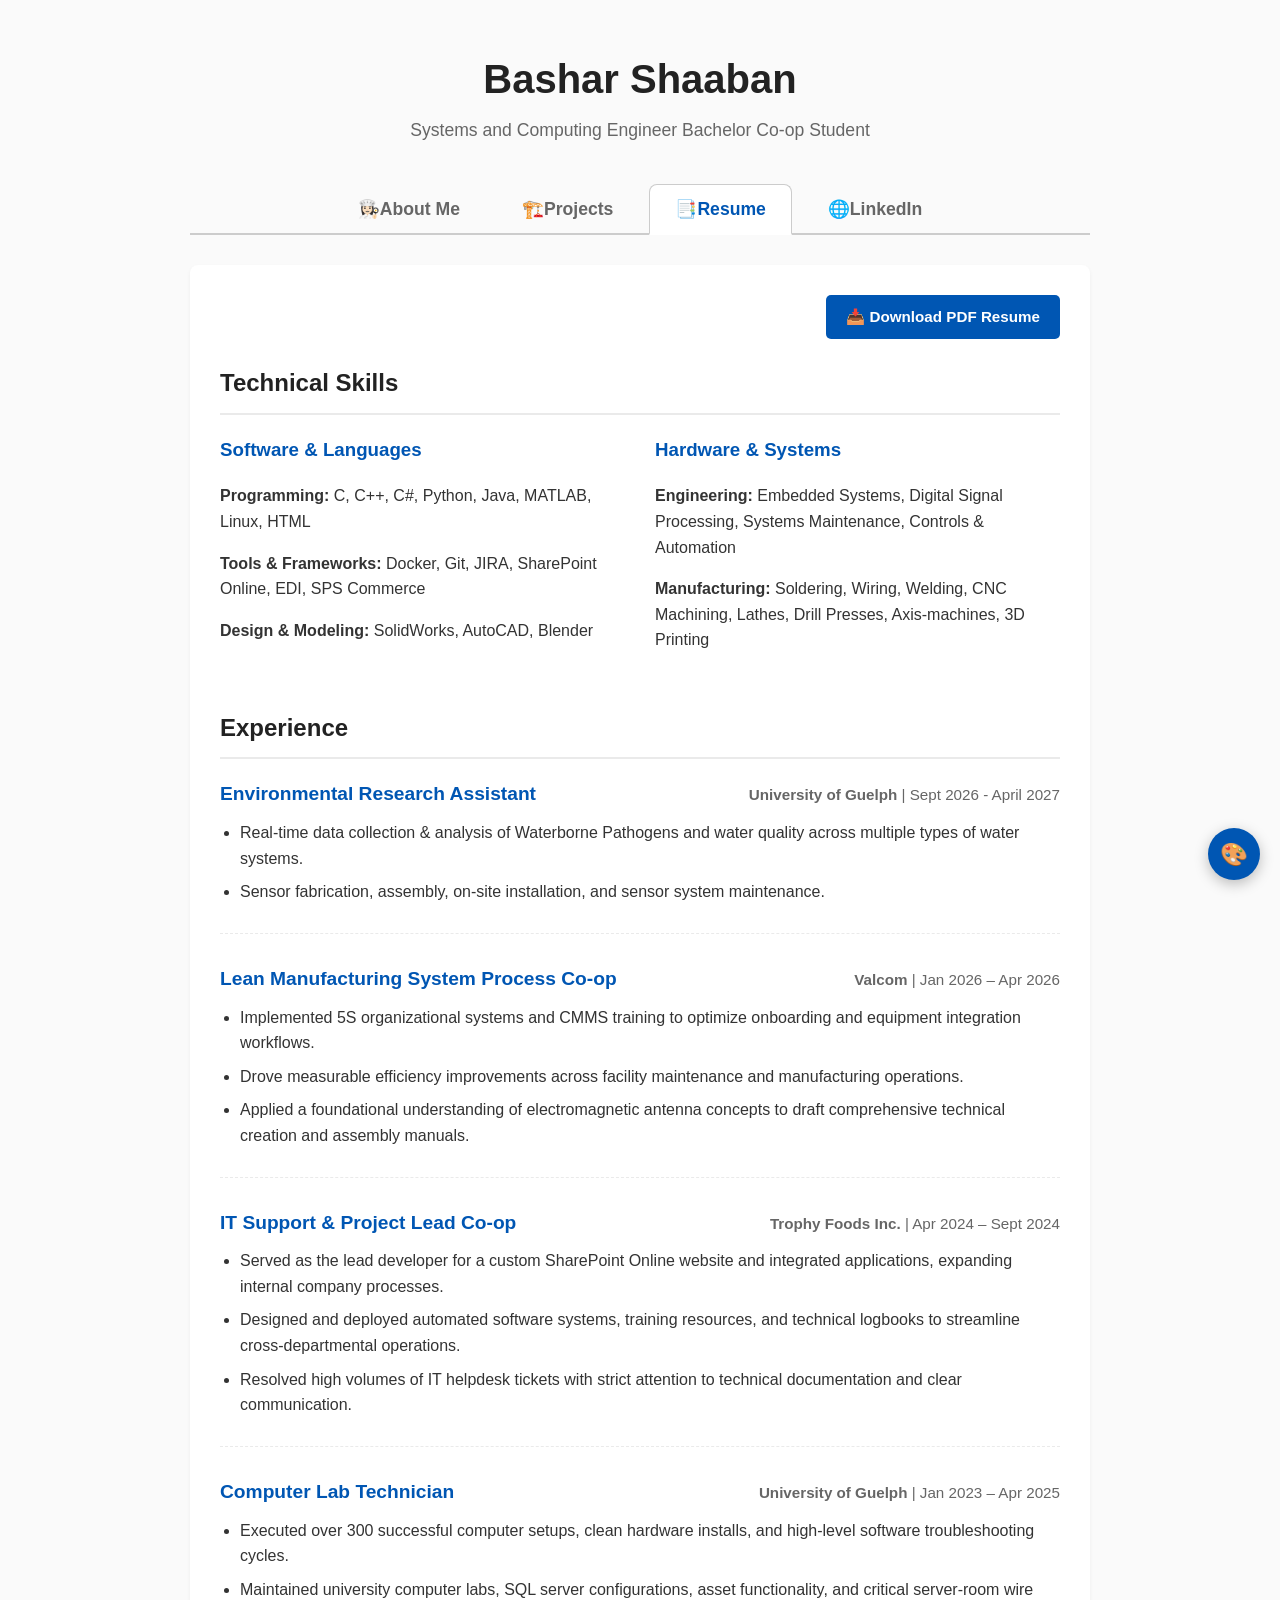
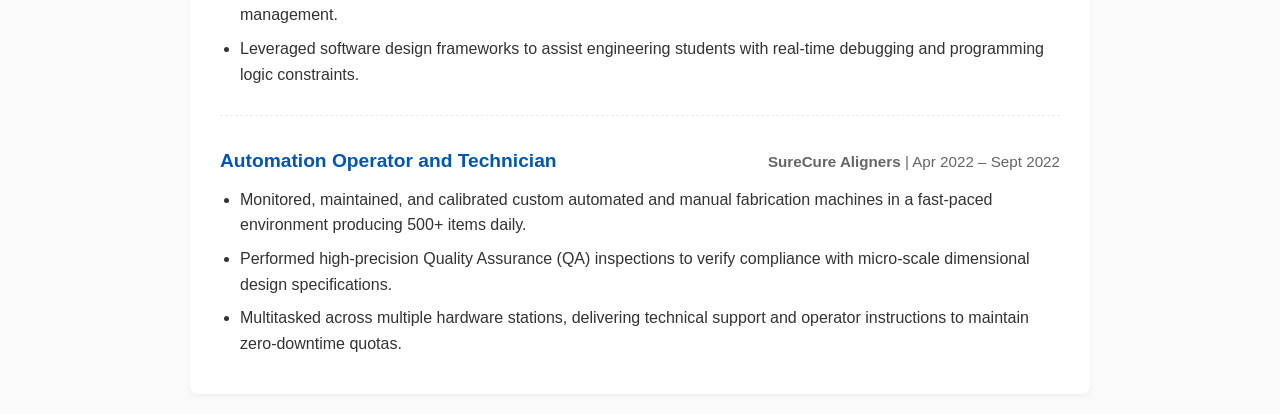
<file: resume.html>
<!DOCTYPE html>
<html lang="en">
<head>
    <meta charset="UTF-8">
    <meta name="viewport" content="width=device-width, initial-scale=1.0">
    <title>Bashar Shaaban | Resume</title>
    <script>(function(){try{var t=localStorage.getItem('site-theme');if(t)document.documentElement.setAttribute('data-theme',t);}catch(e){}})();</script>
    <link rel="stylesheet" href="theme.css">
    <link href="https://fonts.googleapis.com/css2?family=Press+Start+2P&display=swap" rel="stylesheet">
    <style>
        /* Base Page Styles */
        body {
            font-family: 'Segoe UI', Tahoma, Geneva, Verdana, sans-serif;
            line-height: 1.6;
            color: var(--text, #333);
            max-width: 900px;
            margin: 0 auto;
            padding: 20px;
            background-color: var(--bg, #fafafa);
        }

        /* Header Area */
        header {
            text-align: center;
            margin-bottom: 40px;
        }

        header h1 {
            margin-bottom: 5px;
            font-size: 2.5rem;
            color: var(--heading-color, #222);
            font-family: var(--font-heading, inherit);
        }

        header p {
            color: var(--text-muted, #666);
            font-size: 1.1rem;
            margin-top: 0;
        }

        /* Tab Navigation Bar */
        .tab-navigation {
            display: flex;
            justify-content: center;
            border-bottom: 2px solid var(--border, #ccc);
            margin-bottom: 30px;
            padding-bottom: 0;
        }

        /* Individual Tab Styling */
        .tab-link {
            text-decoration: none;
            color: var(--text-muted, #555);
            padding: 10px 25px;
            font-size: 1.1rem;
            font-weight: bold;
            border: 1px solid transparent;
            border-bottom: none;
            border-radius: var(--radius, 8px) var(--radius, 8px) 0 0;
            margin: 0 5px -2px 5px; 
            transition: all 0.2s ease-in-out;
        }

        .tab-link:hover {
            background-color: var(--nav-hover-bg, #f0f0f0);
            color: var(--text, #000);
        }

        .tab-link.active {
            background-color: var(--card-bg, #fff);
            color: var(--accent, #0056b3); 
            border-color: var(--border, #ccc);
            border-bottom: 2px solid var(--card-bg, #fff); 
        }

        /* Layout Content Box */
        .resume-container {
            background: var(--card-bg, #fff);
            padding: 30px;
            border-radius: var(--radius, 8px);
            box-shadow: 0 2px 4px var(--card-shadow, rgba(0,0,0,0.05));
        }

        /* Download Button Styling */
        .download-bar {
            display: flex;
            justify-content: flex-end;
            margin-bottom: 25px;
        }

        .download-btn {
            display: inline-flex;
            align-items: center;
            gap: 8px;
            background-color: var(--accent, #0056b3);
            color: white;
            text-decoration: none;
            padding: 10px 20px;
            border-radius: 5px;
            font-weight: bold;
            font-size: 0.95rem;
            transition: background-color 0.2s ease;
        }

        .download-btn:hover {
            background-color: var(--accent-hover, #004085);
        }

        /* Resume Section Headers */
        h2 {
            border-bottom: 2px solid var(--border-light, #eaeaea);
            padding-bottom: 10px;
            margin-top: 0;
            color: var(--heading-color, #222);
            margin-bottom: 20px;
            font-family: var(--font-heading, inherit);
        }

        .resume-section {
            margin-bottom: 40px;
        }

        .resume-section:last-child {
            margin-bottom: 0;
        }

        /* Skills Layout */
        .skills-grid {
            display: grid;
            grid-template-columns: 1fr 1fr;
            gap: 30px;
        }

        @media (max-width: 600px) {
            .skills-grid {
                grid-template-columns: 1fr;
            }
        }

        .skills-category h3 {
            color: var(--accent, #0056b3);
            margin-top: 0;
        }

        /* Job Experience Layout */
        .job-card {
            margin-bottom: 30px;
            padding-bottom: 20px;
            border-bottom: 1px dashed var(--border-light, #eaeaea);
        }

        .job-card:last-child {
            margin-bottom: 0;
            padding-bottom: 0;
            border-bottom: none;
        }

        .job-header {
            display: flex;
            justify-content: space-between;
            align-items: baseline;
            flex-wrap: wrap;
            margin-bottom: 10px;
        }

        .job-header h3 {
            margin: 0;
            color: var(--accent, #0056b3);
            font-size: 1.2rem;
        }

        .job-meta {
            color: var(--text-muted, #666);
            font-size: 0.95rem;
        }

        ul {
            margin: 10px 0 0 0;
            padding-left: 20px;
        }

        li {
            margin-bottom: 8px;
        }
    </style>
</head>
<body>
<!-- -->
    <!-- Header Section -->
    <header>
        <h1>Bashar Shaaban</h1>
        <p>Systems and Computing Engineer Bachelor Co-op Student</p>
    </header>

    <!-- Navigation Bar (Resume is Active) -->
    <nav class="tab-navigation">
        <a href="index.html" class="tab-link">👩🏻‍🍳About Me</a>
        <a href="projects.html" class="tab-link">🏗️Projects</a>
        <a href="resume.html" class="tab-link active">📑Resume</a>
        <a href="https://www.linkedin.com/in/bashar-shaaban/" class="tab-link" target="_blank" rel="noopener noreferrer">🌐LinkedIn</a>
    </nav>

    <!-- Main Content Area -->
    <main>
        <div class="resume-container">
            
            <!-- Download Button Row -->
            <div class="download-bar">
                <!-- Replace 'Bashar_Shaaban_Resume.pdf' with your actual PDF filename -->
                <a href="Bashar Shaaban Engineering Resume.pdf" download class="download-btn">
                    📥 Download PDF Resume
                </a>
            </div>

            <!-- Skills Section -->
            <section class="resume-section">
                <h2>Technical Skills</h2>
                <div class="skills-grid">
                    <div class="skills-category">
                        <h3>Software & Languages</h3>
                        <p><strong>Programming:</strong> C, C++, C#, Python, Java, MATLAB, Linux, HTML</p>
                        <p><strong>Tools & Frameworks:</strong> Docker, Git, JIRA, SharePoint Online, EDI, SPS Commerce</p>
                        <p><strong>Design & Modeling:</strong> SolidWorks, AutoCAD, Blender</p>
                    </div>
                    <div class="skills-category">
                        <h3>Hardware & Systems</h3>
                        <p><strong>Engineering:</strong> Embedded Systems, Digital Signal Processing, Systems Maintenance, Controls & Automation</p>
                        <p><strong>Manufacturing:</strong> Soldering, Wiring, Welding, CNC Machining, Lathes, Drill Presses, Axis-machines, 3D Printing</p>
                    </div>
                </div>
            </section>

            <!-- Experience Section -->
            <section class="resume-section">
                <h2>Experience</h2>

                <!-- Job 0 -->
                <div class="job-card">
                    <div class="job-header">
                        <h3>Environmental Research Assistant</h3>
                        <span class="job-meta"><strong>University of Guelph</strong> | Sept 2026 - April 2027</span>
                    </div>
                    <ul>
                        <li>Real-time data collection & analysis of Waterborne Pathogens and water quality across multiple types of water systems.</li>
                        <li>Sensor fabrication, assembly, on-site installation, and sensor system maintenance.</li>
                        
                    </ul>
                </div>

                <!-- Job 1 -->
                <div class="job-card">
                    <div class="job-header">
                        <h3>Lean Manufacturing System Process Co-op</h3>
                        <span class="job-meta"><strong>Valcom</strong> | Jan 2026 – Apr 2026</span>
                    </div>
                    <ul>
                        <li>Implemented 5S organizational systems and CMMS training to optimize onboarding and equipment integration workflows.</li>
                        <li>Drove measurable efficiency improvements across facility maintenance and manufacturing operations.</li>
                        <li>Applied a foundational understanding of electromagnetic antenna concepts to draft comprehensive technical creation and assembly manuals.</li>
                    </ul>
                </div>

                <!-- Job 2 -->
                <div class="job-card">
                    <div class="job-header">
                        <h3>IT Support & Project Lead Co-op</h3>
                        <span class="job-meta"><strong>Trophy Foods Inc.</strong> | Apr 2024 – Sept 2024</span>
                    </div>
                    <ul>
                        <li>Served as the lead developer for a custom SharePoint Online website and integrated applications, expanding internal company processes.</li>
                        <li>Designed and deployed automated software systems, training resources, and technical logbooks to streamline cross-departmental operations.</li>
                        <li>Resolved high volumes of IT helpdesk tickets with strict attention to technical documentation and clear communication.</li>
                    </ul>
                </div>

                <!-- Job 3 -->
                <div class="job-card">
                    <div class="job-header">
                        <h3>Computer Lab Technician</h3>
                        <span class="job-meta"><strong>University of Guelph</strong> | Jan 2023 – Apr 2025</span>
                    </div>
                    <ul>
                        <li>Executed over 300 successful computer setups, clean hardware installs, and high-level software troubleshooting cycles.</li>
                        <li>Maintained university computer labs, SQL server configurations, asset functionality, and critical server-room wire management.</li>
                        <li>Leveraged software design frameworks to assist engineering students with real-time debugging and programming logic constraints.</li>
                    </ul>
                </div>

                <!-- Job 4 -->
                <div class="job-card">
                    <div class="job-header">
                        <h3>Automation Operator and Technician</h3>
                        <span class="job-meta"><strong>SureCure Aligners</strong> | Apr 2022 – Sept 2022</span>
                    </div>
                    <ul>
                        <li>Monitored, maintained, and calibrated custom automated and manual fabrication machines in a fast-paced environment producing 500+ items daily.</li>
                        <li>Performed high-precision Quality Assurance (QA) inspections to verify compliance with micro-scale dimensional design specifications.</li>
                        <li>Multitasked across multiple hardware stations, delivering technical support and operator instructions to maintain zero-downtime quotas.</li>
                    </ul>
                </div>
            </section>

        </div>
    </main>

<script src="theme.js" defer></script>
</body>
</html>
</file>
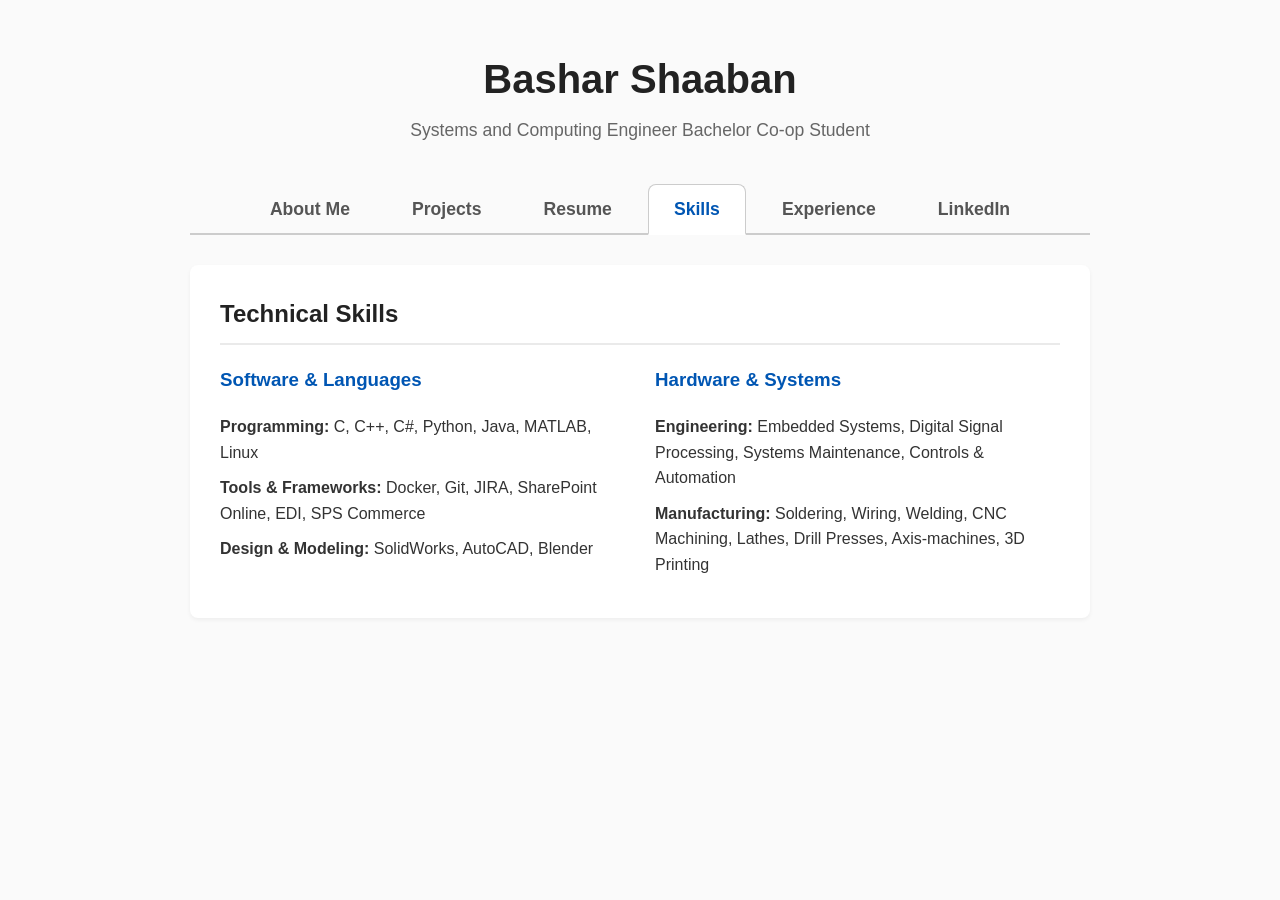
<file: skills.html>
<!DOCTYPE html>
<html lang="en">
<head>
    <meta charset="UTF-8">
    <meta name="viewport" content="width=device-width, initial-scale=1.0">
    <title>Bashar Shaaban | Skills</title>
    <style>
        /* Base styles identical to index.html */
        body {
            font-family: 'Segoe UI', Tahoma, Geneva, Verdana, sans-serif;
            line-height: 1.6;
            color: #333;
            max-width: 900px;
            margin: 0 auto;
            padding: 20px;
            background-color: #fafafa;
        }

        header {
            text-align: center;
            margin-bottom: 40px;
        }

        header h1 {
            margin-bottom: 5px;
            font-size: 2.5rem;
            color: #222;
        }

        header p {
            color: #666;
            font-size: 1.1rem;
            margin-top: 0;
        }

        .tab-navigation {
            display: flex;
            justify-content: center;
            border-bottom: 2px solid #ccc;
            margin-bottom: 30px;
            padding-bottom: 0;
        }

        .tab-link {
            text-decoration: none;
            color: #555;
            padding: 10px 25px;
            font-size: 1.1rem;
            font-weight: bold;
            border: 1px solid transparent;
            border-bottom: none;
            border-radius: 8px 8px 0 0;
            margin: 0 5px -2px 5px; 
            transition: all 0.2s ease-in-out;
        }

        .tab-link:hover {
            background-color: #f0f0f0;
            color: #000;
        }

        .tab-link.active {
            background-color: #fff;
            color: #0056b3; 
            border-color: #ccc;
            border-bottom: 2px solid #fff; 
        }

        section {
            background: #fff;
            padding: 30px;
            border-radius: 8px;
            box-shadow: 0 2px 4px rgba(0,0,0,0.05);
        }

        h2 {
            border-bottom: 2px solid #eaeaea;
            padding-bottom: 10px;
            margin-top: 0;
            color: #222;
        }

        .skills-grid {
            display: grid;
            grid-template-columns: 1fr 1fr;
            gap: 30px;
        }

        @media (max-width: 600px) {
            .skills-grid {
                grid-template-columns: 1fr;
            }
        }

        .skills-category h3 {
            color: #0056b3;
            margin-top: 0;
        }

        .skills-category p {
            margin: 10px 0;
        }
    </style>
</head>
<body>

    <header>
        <h1>Bashar Shaaban</h1>
        <p>Systems and Computing Engineer Bachelor Co-op Student</p>
    </header>

    <nav class="tab-navigation">
        <a href="index.html" class="tab-link">About Me</a>
        <a href="projects.html" class="tab-link">Projects</a>
        <a href="resume.html" class="tab-link">Resume</a>
        <a href="skills.html" class="tab-link active">Skills</a>
        <a href="experience.html" class="tab-link">Experience</a>
        <a href="https://www.linkedin.com/in/bashar-shaaban/" class="tab-link" target="_blank" rel="noopener noreferrer">LinkedIn</a>
    </nav>
        
    </nav>

    <main>
        <section id="skills">
            <h2>Technical Skills</h2>
            <div class="skills-grid">
                <div class="skills-category">
                    <h3>Software & Languages</h3>
                    <p><strong>Programming:</strong> C, C++, C#, Python, Java, MATLAB, Linux</p>
                    <p><strong>Tools & Frameworks:</strong> Docker, Git, JIRA, SharePoint Online, EDI, SPS Commerce</p>
                    <p><strong>Design & Modeling:</strong> SolidWorks, AutoCAD, Blender</p>
                </div>
                <div class="skills-category">
                    <h3>Hardware & Systems</h3>
                    <p><strong>Engineering:</strong> Embedded Systems, Digital Signal Processing, Systems Maintenance, Controls & Automation</p>
                    <p><strong>Manufacturing:</strong> Soldering, Wiring, Welding, CNC Machining, Lathes, Drill Presses, Axis-machines, 3D Printing</p>
                </div>
            </div>
        </section>
    </main>

</body>
</html>
</file>
<file: theme.css>
/* =========================================================
   SITE THEME SYSTEM
   Shared across index.html / projects.html / resume.html.
   Each page's own <style> block uses var(--x, <original color>)
   so nothing breaks even if this file fails to load — the
   fallback is exactly the original hardcoded color.

   Applied via a data-theme attribute on <html>, set by theme.js
   (and read from localStorage so it persists across pages).
   ========================================================= */

:root, [data-theme="light"] {
  --bg: #fafafa;
  --text: #333333;
  --text-muted: #666666;
  --card-bg: #ffffff;
  --card-shadow: rgba(0,0,0,0.05);
  --heading-color: #222222;
  --accent: #0056b3;
  --accent-hover: #004085;
  --border: #cccccc;
  --border-light: #eaeaea;
  --highlight-bg: #f8f9fa;
  --nav-hover-bg: #f0f0f0;
  --radius: 8px;
  --font-heading: 'Segoe UI', Tahoma, Geneva, Verdana, sans-serif;
}

[data-theme="dark"] {
  --bg: #14161a;
  --text: #dcdde0;
  --text-muted: #9aa0aa;
  --card-bg: #1e2126;
  --card-shadow: rgba(0,0,0,0.45);
  --heading-color: #f2f3f5;
  --accent: #4d9fff;
  --accent-hover: #2f7fe0;
  --border: #3a3d44;
  --border-light: #2a2d33;
  --highlight-bg: #23262c;
  --nav-hover-bg: #23262c;
  --radius: 8px;
  --font-heading: 'Segoe UI', Tahoma, Geneva, Verdana, sans-serif;
}

[data-theme="cyberpunk"] {
  --bg: #0a0a12;
  --text: #e0faff;
  --text-muted: #8ab0c0;
  --card-bg: #12121f;
  --card-shadow: rgba(255,0,170,0.25);
  --heading-color: #ff2fd0;
  --accent: #00fff2;
  --accent-hover: #ff2fd0;
  --border: #ff2fd0;
  --border-light: #2a1f3d;
  --highlight-bg: #1a1030;
  --nav-hover-bg: #1a1030;
  --radius: 2px;
  --font-heading: 'Segoe UI', Tahoma, Geneva, Verdana, sans-serif;
}

[data-theme="minecraft"] {
  --bg: #2b2417;
  --text: #e8e4d8;
  --text-muted: #b7ae95;
  --card-bg: #4a3c28;
  --card-shadow: rgba(0,0,0,0.5);
  --heading-color: #ffd966;
  --accent: #6aa84f;
  --accent-hover: #4f7d38;
  --border: #7a6a4f;
  --border-light: #5c4d38;
  --highlight-bg: #3c3221;
  --nav-hover-bg: #3c3221;
  --radius: 0px;
  --font-heading: 'Press Start 2P', 'Segoe UI', monospace;
}

[data-theme="dracula"] {
  --bg: #282a36;
  --text: #f8f8f2;
  --text-muted: #a0a3c4;
  --card-bg: #343746;
  --card-shadow: rgba(0,0,0,0.4);
  --heading-color: #bd93f9;
  --accent: #ff79c6;
  --accent-hover: #bd93f9;
  --border: #44475a;
  --border-light: #3a3d4d;
  --highlight-bg: #383a4a;
  --nav-hover-bg: #383a4a;
  --radius: 8px;
  --font-heading: 'Segoe UI', Tahoma, Geneva, Verdana, sans-serif;
}

[data-theme="synthwave"] {
  --bg: #241b2f;
  --text: #f4eee8;
  --text-muted: #c792ea;
  --card-bg: #2d1b40;
  --card-shadow: rgba(255,110,199,0.3);
  --heading-color: #ff6ec7;
  --accent: #01cdfe;
  --accent-hover: #ff6ec7;
  --border: #ff6ec7;
  --border-light: #3d2a52;
  --highlight-bg: #34204a;
  --nav-hover-bg: #34204a;
  --radius: 8px;
  --font-heading: 'Segoe UI', Tahoma, Geneva, Verdana, sans-serif;
}

/* Only Minecraft actually needs the pixel font loaded */
[data-theme="minecraft"] { }

body {
  background-color: var(--bg) !important;
  color: var(--text) !important;
  transition: background-color 0.25s ease, color 0.25s ease;
}

/* ---- Floating theme-picker widget ---- */
#theme-toggle-btn {
  position: fixed;
  bottom: 20px;
  right: 20px;
  z-index: 999;
  width: 52px;
  height: 52px;
  border-radius: 50%;
  background: var(--accent);
  color: #fff;
  border: none;
  font-size: 1.4rem;
  cursor: pointer;
  box-shadow: 0 4px 14px rgba(0,0,0,0.25);
  display: flex;
  align-items: center;
  justify-content: center;
  transition: background-color 0.25s ease, transform 0.15s ease;
}
#theme-toggle-btn:hover { transform: scale(1.08); }

#theme-panel {
  position: fixed;
  bottom: 82px;
  right: 20px;
  z-index: 999;
  background: var(--card-bg);
  color: var(--text);
  border: 1px solid var(--border-light);
  border-radius: 10px;
  padding: 10px;
  box-shadow: 0 8px 24px rgba(0,0,0,0.28);
  display: none;
  flex-direction: column;
  gap: 2px;
  min-width: 190px;
  font-family: 'Segoe UI', Tahoma, Geneva, Verdana, sans-serif;
}
#theme-panel.open { display: flex; }
#theme-panel .theme-panel-title {
  font-size: 0.72rem;
  text-transform: uppercase;
  letter-spacing: 0.06em;
  color: var(--text-muted);
  padding: 4px 8px 8px 8px;
}
#theme-panel button.theme-option {
  display: flex;
  align-items: center;
  gap: 10px;
  background: transparent;
  border: none;
  text-align: left;
  padding: 8px 8px;
  border-radius: 6px;
  cursor: pointer;
  font-size: 0.88rem;
  color: var(--text);
}
#theme-panel button.theme-option:hover { background: var(--nav-hover-bg); }
#theme-panel button.theme-option.active { background: var(--accent); color: #fff; }
#theme-panel .swatch {
  width: 16px;
  height: 16px;
  border-radius: 50%;
  flex-shrink: 0;
  border: 1px solid rgba(128,128,128,0.4);
}

@media (max-width: 480px) {
  #theme-toggle-btn { bottom: 16px; right: 16px; width: 46px; height: 46px; font-size: 1.2rem; }
  #theme-panel { bottom: 70px; right: 16px; min-width: 170px; }
}
</file>
